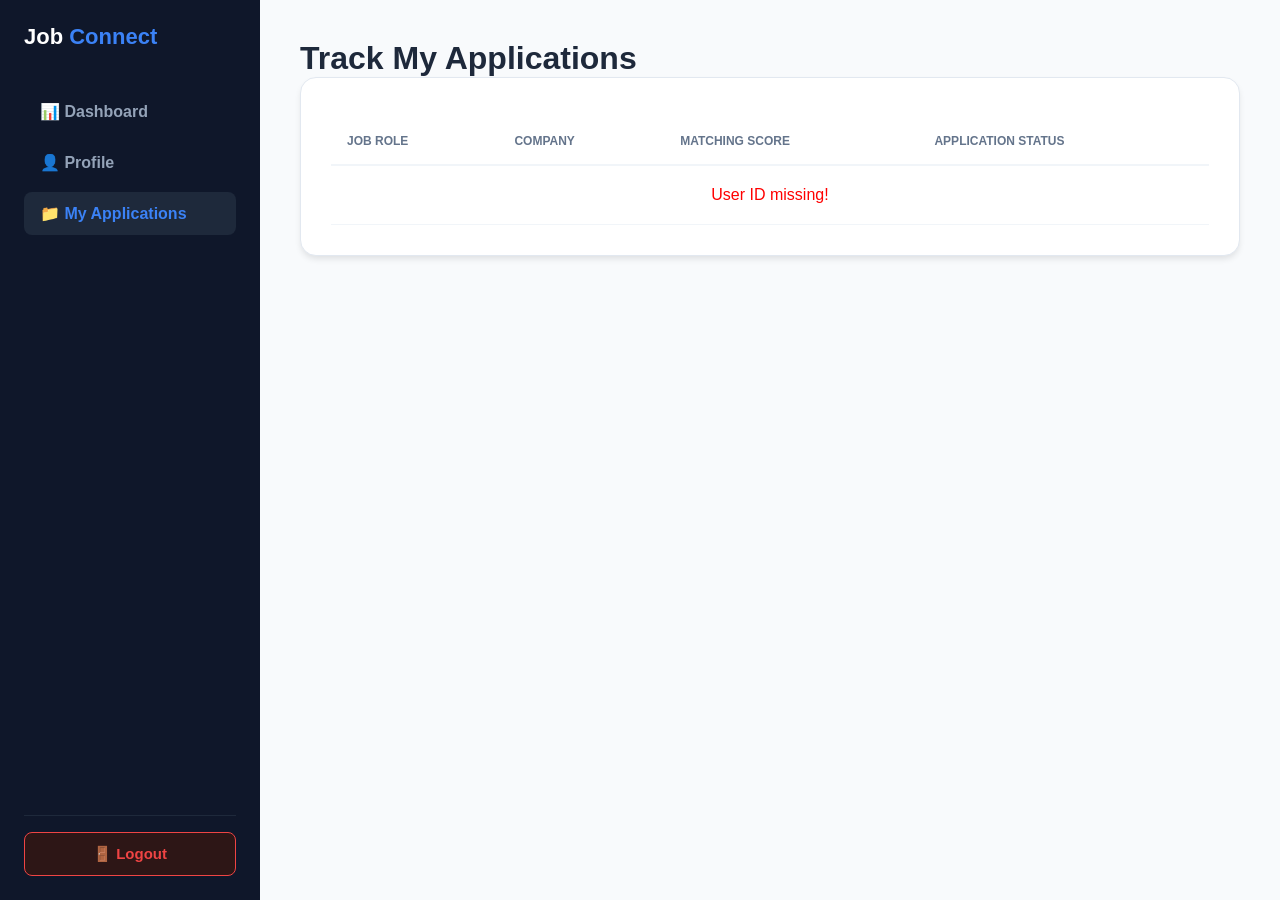
<file: src/main/resources/static/applications.html>
<!DOCTYPE html>
<html lang="en">
<head>
    <meta charset="UTF-8">
    <title>Job Connect - My Applications</title>
    <style>
        * { margin: 0; padding: 0; box-sizing: border-box; font-family: 'Segoe UI', sans-serif; }
        body { background-color: #f8fafc; color: #1e293b; min-height: 100vh; display: flex; }
        
        
        .sidebar { width: 260px; background-color: #0f172a; color: #94a3b8; display: flex; flex-direction: column; padding: 24px; position: fixed; height: 100vh; }
        .sidebar-brand { color: #ffffff; font-size: 22px; font-weight: 800; margin-bottom: 40px; }
        .sidebar-brand span { color: #3b82f6; }
        .nav-list { list-style: none; display: flex; flex-direction: column; gap: 8px; }
        .nav-item a { display: flex; align-items: center; padding: 12px 16px; color: #94a3b8; text-decoration: none; font-weight: 600; border-radius: 8px; }
        .nav-item.active a { background-color: #1e293b; color: #3b82f6; }
        .nav-item a:hover { background-color: #1e293b; color: #3b82f6; }

       
        .main-content { margin-left: 260px; flex: 1; padding: 40px; }
        .card { background: white; padding: 30px; border-radius: 16px; border: 1px solid #e2e8f0; box-shadow: 0 4px 6px -1px rgba(0,0,0,0.1); }
        table { width: 100%; border-collapse: collapse; margin-top: 10px; }
        th { text-align: left; padding: 16px; color: #64748b; font-size: 12px; text-transform: uppercase; border-bottom: 2px solid #f1f5f9; }
        td { padding: 20px 16px; border-bottom: 1px solid #f1f5f9; color: #1e293b; font-weight: 500; }
        .status-badge { padding: 6px 16px; border-radius: 20px; font-size: 12px; font-weight: 700; }
        .Pending { background: #fef3c7; color: #d97706; }
        .Accepted { background: #dcfce7; color: #16a34a; }
        .Rejected { background: #fee2e2; color: #dc2626; }
    </style>
</head>
<body>

    <div class="sidebar">
        <div class="sidebar-brand">Job <span>Connect</span></div>
        <ul class="nav-list">
            <li class="nav-item"><a href="#" id="dashLink">📊 Dashboard</a></li>
            <li class="nav-item"><a href="#" id="profLink">👤 Profile</a></li>
            <li class="nav-item active"><a href="#">📁 My Applications</a></li>
        </ul>
      <div style="border-top: 1px solid #1e293b; padding-top: 16px; margin-top: auto; width: 100%;">
    <button onclick="logoutUser()" style="width: 100%; display: flex; align-items: center; justify-content: center; gap: 10px; padding: 12px 16px; color: #ef4444; background: #2d1616; border: 1px solid #ef4444; font-weight: 700; border-radius: 8px; cursor: pointer; font-size: 15px; transition: all 0.2s;">
        🚪 Logout
    </button>
</div>
    </div>
    </div>

    <div class="main-content">
        <h1>Track My Applications</h1>
        <div class="card">
            <table>
                <thead>
                    <tr>
                        <th>JOB ROLE</th>
                        <th>COMPANY</th>
                        <th>MATCHING SCORE</th>
                        <th>APPLICATION STATUS</th>
                    </tr>
                </thead>
                <tbody id="appTableBody">
                    </tbody>
            </table>
        </div>
    </div>

    <script>
        window.addEventListener('DOMContentLoaded', () => {
            const urlParams = new URLSearchParams(window.location.search);
            const userId = urlParams.get('userId');
            const tbody = document.getElementById('appTableBody');
            
           
            if(userId) {
                document.getElementById('dashLink').href = `dashboard.html?userId=${userId}`;
                document.getElementById('profLink').href = `profile.html?userId=${userId}`;
            }

           
            if (!userId) {
                tbody.innerHTML = '<tr><td colspan="4" style="color:red; text-align:center;">User ID missing!</td></tr>';
                return;
            }

fetch(`/api/users/${userId}/applications`)
                .then(res => res.json())
                .then(apps => {
                    // Filter Saved & Clear Loading
                    const displayApps = apps.filter(app => app.status !== 'Saved');
                    tbody.innerHTML = ''; 
                    
                    if(displayApps.length === 0) {
                        tbody.innerHTML = '<tr><td colspan="4" style="text-align:center;">No applications found.</td></tr>';
                        return;
                    }

                    tbody.innerHTML = displayApps.map(app => `
                        <tr>
                            <td>💼 ${app.jobTitle || 'N/A'}</td>
                            <td>${app.company || 'N/A'}</td>
                            <td style="color:#2563eb; font-weight:bold;">🎯 ${app.matchPercent || 0}%</td>
                            <td><span class="status-badge ${app.status || 'Pending'}">${app.status || 'Pending'}</span></td>
                        </tr>
                    `).join('');
                })
                .catch(err => {
                    console.error("Error:", err);
                    tbody.innerHTML = '<tr><td colspan="4" style="text-align:center; color:red;">Failed to load data.</td></tr>';
                });
        });
        
function logoutUser() {
    localStorage.clear();
    sessionStorage.clear();
    alert("Logged out successfully!");
    window.location.href = "/login.html"; 
}
    </script>
</body>
</html>
</file>
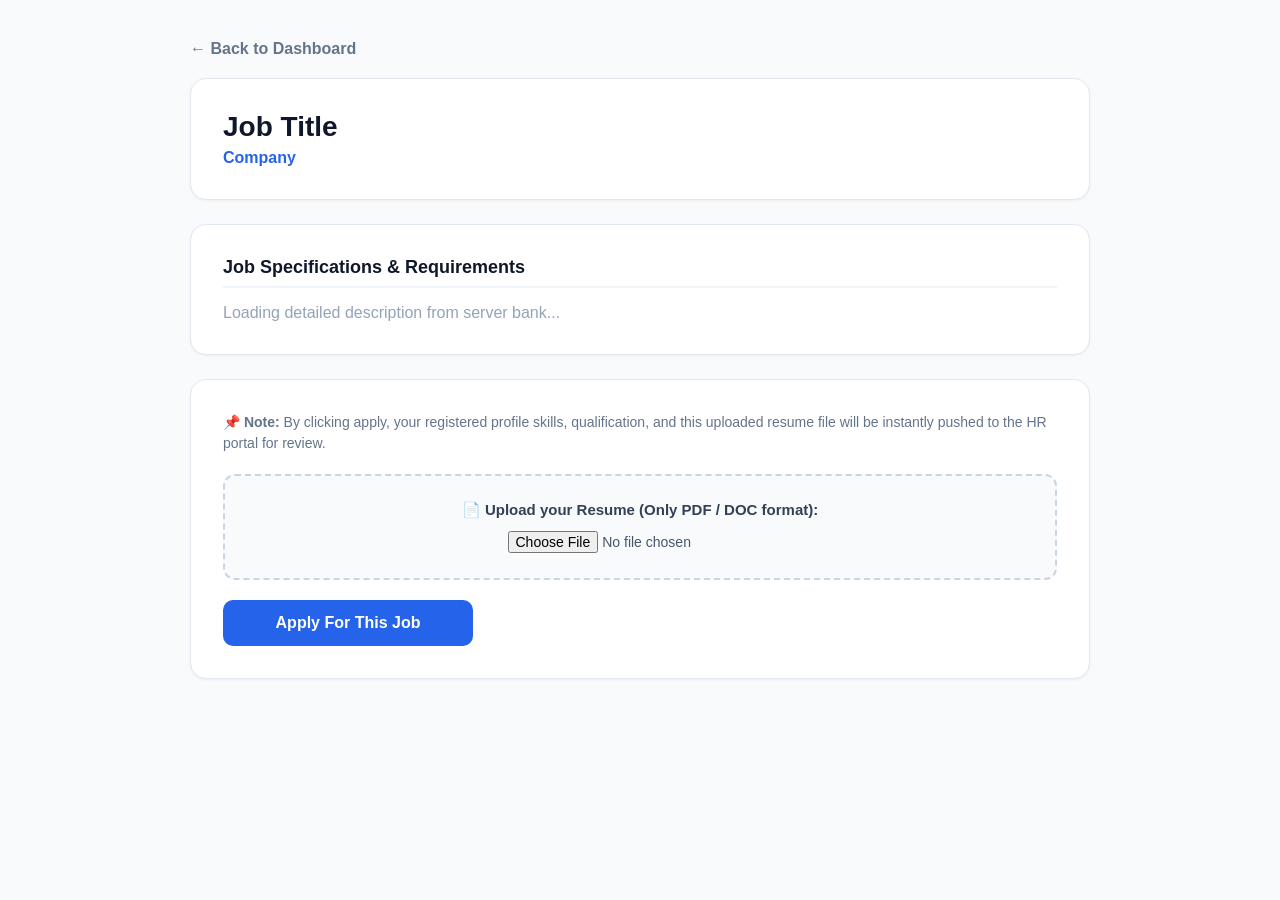
<file: src/main/resources/static/job-details.html>
<!DOCTYPE html>
<html lang="en">
<head>
    <meta charset="UTF-8">
    <meta name="viewport" content="width=device-width, initial-scale=1.0">
    <title>SmartJob - Job Details</title>
    <style>
        * { margin: 0; padding: 0; box-sizing: border-box; font-family: 'Segoe UI', sans-serif; }
        body { background-color: #f8fafc; color: #1e293b; min-height: 100vh; display: flex; justify-content: center; padding: 40px; }
        .main-content { max-width: 900px; width: 100%; }
        
       
        .back-link { color: #64748b; text-decoration: none; font-weight: 600; display: inline-block; margin-bottom: 20px; transition: color 0.2s; }
        .back-link:hover { color: #1e293b; }

        
        .job-header-card, .details-card, .action-bar { background: white; border: 1px solid #e2e8f0; border-radius: 16px; padding: 32px; margin-bottom: 24px; box-shadow: 0 1px 3px rgba(0,0,0,0.05); }
        
        
        .job-header-card h1 { font-size: 28px; font-weight: 800; color: #0f172a; margin-bottom: 6px; }
        .job-header-card p { color: #2563eb; font-size: 16px; font-weight: 600; }
        
       
        .details-card h3 { font-size: 18px; font-weight: 700; color: #0f172a; margin-bottom: 16px; border-bottom: 2px solid #f1f5f9; padding-bottom: 8px; }
        .details-item { margin-bottom: 12px; font-size: 15px; color: #334155; line-height: 1.6; }
        .details-item strong { color: #0f172a; display: inline-block; width: 160px; }
        
        
        .action-info { color: #64748b; font-size: 14px; margin-bottom: 20px; line-height: 1.5; }
        .file-upload-box { margin: 20px 0; padding: 25px; border: 2px dashed #cbd5e1; border-radius: 12px; text-align: center; background: #f8fafc; transition: border-color 0.2s; }
        .file-upload-box:hover { border-color: #94a3b8; }
        .file-upload-box label { font-weight: 600; color: #334155; font-size: 15px; cursor: pointer; }
        .file-upload-box input[type="file"] { margin-top: 12px; font-size: 14px; color: #475569; }
        
       
        .btn-submit-app { padding: 14px 32px; background: #2563eb; color: white; border: none; border-radius: 10px; font-weight: 700; cursor: pointer; font-size: 16px; transition: background 0.2s, transform 0.1s; width: 100%; max-width: 250px; }
        .btn-submit-app:hover { background: #1d4ed8; }
        .btn-submit-app:active { transform: scale(0.98); }
    </style>
</head>
<body>

    <div class="main-content">
        <a href="#" id="topBackBtn" class="back-link">← Back to Dashboard</a>
        
        <div class="job-header-card">
            <h1 id="jobTitle">Job Title Loading...</h1>
            <p id="companyName">Company Name Loading...</p>
        </div>

        <div class="details-card">
            <h3>Job Specifications & Requirements</h3>
            <div id="jobDesc">
                <p style="color: #94a3b8;">Loading detailed description from server bank...</p>
            </div>
        </div>

        <div class="action-bar">
            <div class="action-info">
                📌 <strong>Note:</strong> By clicking apply, your registered profile skills, qualification, and this uploaded resume file will be instantly pushed to the HR portal for review.
            </div>
            
            <form action="/api/users/apply" method="POST" enctype="multipart/form-data">
                <input type="hidden" name="userId" id="formUserId">
                <input type="hidden" name="jobTitle" id="formJobTitle">
                <input type="hidden" name="company" id="formCompany">
                <input type="hidden" name="matchPercent" id="formMatchPercent">
<input type="hidden" name="salary" id="formSalary" value="Best in Industry">
    <input type="hidden" name="experience" id="formExperience" value="Fresher">
                <div class="file-upload-box">
                    <label for="resumeFile">📄 Upload your Resume (Only PDF / DOC format):</label><br>
                    <input type="file" id="resumeFile" name="resumeFile" accept=".pdf,.doc,.docx" required>
                </div>
                
                <button type="submit" class="btn-submit-app">Apply For This Job</button>
            </form>
        </div>
    </div>

    <script>
        window.addEventListener('DOMContentLoaded', () => {
           
            const urlParams = new URLSearchParams(window.location.search);
            const userId = urlParams.get('userId');
            const encodedTitle = urlParams.get('jobTitle');
            const encodedCompany = urlParams.get('company');
            const matchPercent = urlParams.get('match') || '0';

           
            const decodedTitle = decodeURIComponent(encodedTitle || 'Job Title');
            const decodedCompany = decodeURIComponent(encodedCompany || 'Company');

            
            document.getElementById('jobTitle').textContent = decodedTitle;
            document.getElementById('companyName').textContent = decodedCompany;

           
            document.getElementById('topBackBtn').href = `/dashboard.html?userId=${userId}`;
            document.getElementById('formUserId').value = userId;
            document.getElementById('formJobTitle').value = decodedTitle;
            document.getElementById('formCompany').value = decodedCompany;
            document.getElementById('formMatchPercent').value = matchPercent;

            
            if (userId && encodedTitle) {
                fetch(`/api/users/${userId}/recommendations`)
                    .then(res => res.json())
                    .then(jobs => {
                       
                        const targetJob = jobs.find(j => j.title.trim().toLowerCase() === decodedTitle.trim().toLowerCase());
                        
                        if (targetJob) {
                           
                            let detailedTemplate = `
                                <div class="details-item"><strong>🎯 Role Summary:</strong> ${targetJob.description || 'Build enterprise-grade systems.'}</div>
                                <div class="details-item"><strong>🛠️ Required Skills:</strong> ${targetJob.reqSkills || 'N/A'}</div>
                                <div class="details-item"><strong>🎓 Qualification:</strong> ${targetJob.qualification || 'Any Graduate'}</div>
                                <div class="details-item"><strong>💼 Experience Needed:</strong> ${targetJob.experience || 'Fresher'}</div>
                                <div class="details-item"><strong>💰 Offered Salary:</strong> ${targetJob.salary || 'Not Disclosed'}</div>
                            `;
                            
                            document.getElementById('jobDesc').innerHTML = detailedTemplate;
                            document.getElementById('formMatchPercent').value = targetJob.matchPercent;
                        } else {
                            
                            document.getElementById('jobDesc').innerHTML = `
                                <div class="details-item"><strong>🎯 Role Summary:</strong> Technical engineering execution for ${decodedTitle}.</div>
                                <div class="details-item"><strong>🛠️ Required Skills:</strong> Software Development Fundamentals</div>
                                <div class="details-item"><strong>🎓 Qualification:</strong> Technical Graduate</div>
                                <div class="details-item"><strong>💼 Experience Needed:</strong> Entry Level</div>
                                <div class="details-item"><strong>💰 Offered Salary:</strong> As per company norms</div>
                            `;
                        }
                    })
                    .catch(err => {
                        console.error("Error fetching live job specs:", err);
                        document.getElementById('jobDesc').textContent = "Failed to synchronize detailed requirements from server bank.";
                    });
            }
        });
    </script>
</body>
</html>
</file>
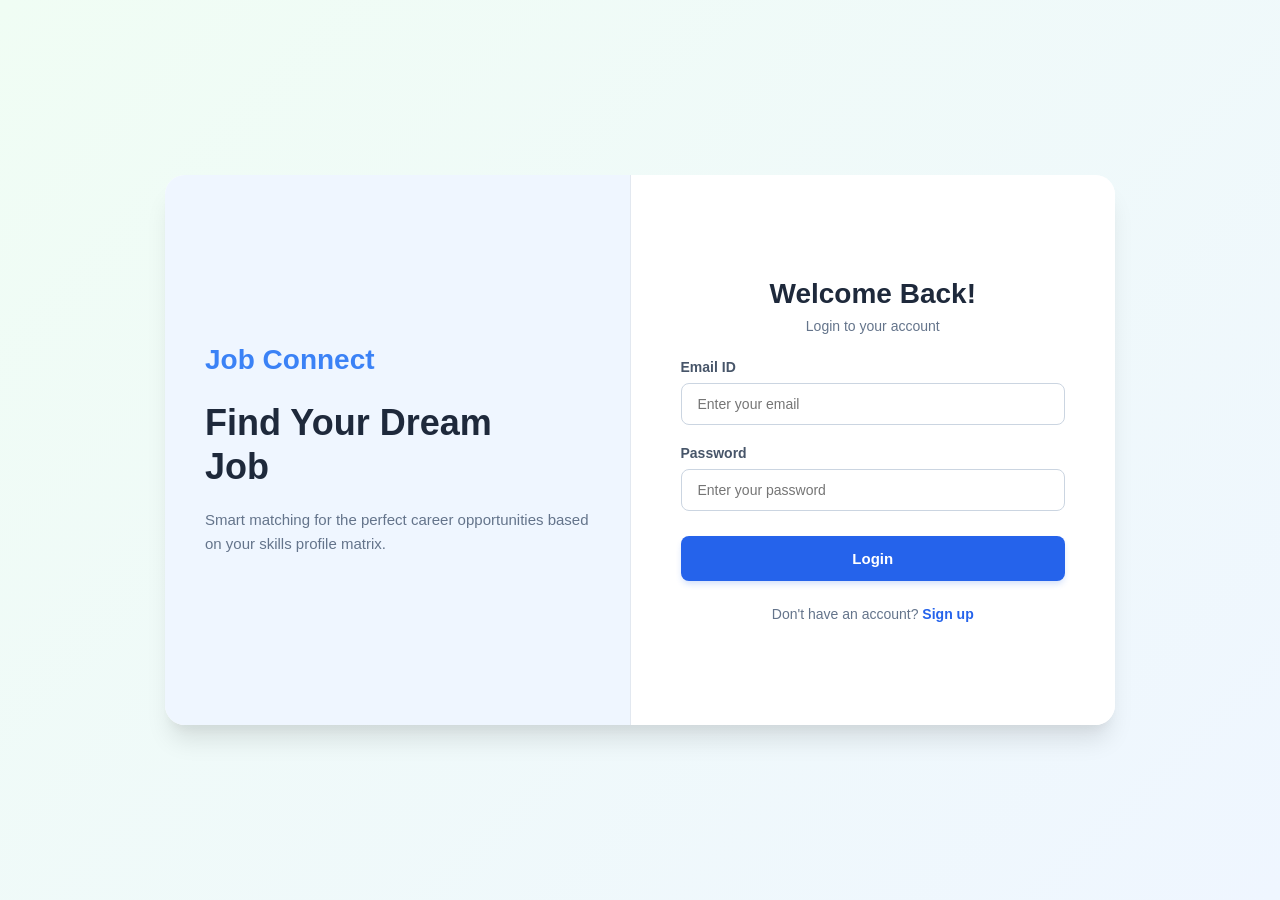
<file: src/main/resources/static/login.html>
<!DOCTYPE html>
<html lang="en">
<head>
    <meta charset="UTF-8">
    <meta name="viewport" content="width=device-width, initial-scale=1.0">
    <title>SmartJob - Login / Signup</title>
    <style>
        * { margin: 0; padding: 0; box-sizing: border-box; font-family: 'Segoe UI', sans-serif; }
        body { background: linear-gradient(135deg, #f0fdf4 0%, #eff6ff 100%); min-height: 100vh; display: flex; justify-content: center; align-items: center; padding: 20px; }
        
       
        .auth-container { background-color: #ffffff; border-radius: 20px; box-shadow: 0 20px 25px -5px rgba(0,0,0,0.1), 0 10px 10px -5px rgba(0,0,0,0.04); display: flex; width: 100%; max-width: 950px; min-height: 550px; overflow: hidden; }
        
       
        .auth-sidebar { flex: 1; background-color: #eff6ff; padding: 50px 40px; display: flex; flex-direction: column; justify-content: center; border-right: 1px solid #e2e8f0; }
        .auth-sidebar h2 { color: #3b82f6; font-size: 28px; font-weight: 800; margin-bottom: 25px; }
        .auth-sidebar h1 { font-size: 36px; font-weight: 800; color: #1e293b; line-height: 1.2; margin-bottom: 20px; }
        .auth-sidebar h1 span { color: #2563eb; }
        .auth-sidebar p { color: #64748b; font-size: 15px; line-height: 1.6; }
        
        
        .auth-form-section { flex: 1; padding: 50px 50px; display: flex; flex-direction: column; justify-content: center; background-color: #ffffff; }
        
        
        .form-header h2 { font-size: 28px; font-weight: 800; color: #1e293b; margin-bottom: 8px; text-align: center; }
        .form-header p { font-size: 14px; color: #64748b; margin-bottom: 25px; text-align: center; }
        
        
        .form-group { margin-bottom: 20px; display: flex; flex-direction: column; gap: 8px; text-align: left; }
        .form-group label { font-size: 14px; font-weight: 600; color: #475569; }
        .form-group input { width: 100%; padding: 12px 16px; border: 1px solid #cbd5e1; border-radius: 8px; font-size: 14px; transition: border-color 0.2s; outline: none; }
        .form-group input:focus { border-color: #2563eb; box-shadow: 0 0 0 3px rgba(37, 99, 235, 0.1); }
        

        .inline-alert { display: none; padding: 12px 16px; border-radius: 8px; font-size: 14px; font-weight: 600; margin-bottom: 20px; text-align: center; line-height: 1.4; }
        .alert-error { background-color: #fef2f2; color: #dc2626; border: 1px solid #fee2e2; }
        .alert-success { background-color: #f0fdf4; color: #16a34a; border: 1px solid #dcfce7; }
        
        
        .btn-submit { width: 100%; padding: 14px; background-color: #2563eb; color: #ffffff; border: none; border-radius: 8px; font-size: 15px; font-weight: 700; cursor: pointer; transition: background 0.2s; margin-top: 5px; box-shadow: 0 4px 6px -1px rgba(37, 99, 235, 0.2); }
        .btn-submit:hover { background-color: #1d4ed8; }
        
        
        .form-footer { margin-top: 25px; text-align: center; font-size: 14px; color: #64748b; }
        .form-footer a { color: #2563eb; text-decoration: none; font-weight: 600; cursor: pointer; }
        .form-footer a:hover { text-decoration: underline; }
    </style>
</head>
<body>

    <div class="auth-container">
        
        <div class="auth-sidebar">
            <h2>Job Connect</h2>
            <h1>Find Your Dream<br>Job </span></h1>
            <p>Smart matching for the perfect career opportunities based on your skills profile matrix.</p>
        </div>
        
        <div class="auth-form-section">
            
            <div id="statusAlert" class="inline-alert"></div>
            
            <div id="loginFormBlock" style="display: block;">
                <div class="form-header">
                    <h2>Welcome Back!</h2>
                    <p>Login to your account</p>
                </div>
                
                <form action="/api/users/form-login" method="POST">
                    <div class="form-group">
                        <label>Email ID</label>
                        <input type="email" name="email" placeholder="Enter your email" required>
                    </div>
                    <div class="form-group">
                        <label>Password</label>
                        <input type="password" name="password" placeholder="Enter your password" required>
                    </div>
                    <button type="submit" class="btn-submit">Login</button>
                </form>
                
                <div class="form-footer">
                    Don't have an account? <a onclick="switchToSignup()">Sign up</a>
                </div>
            </div>
            
            <div id="signupFormBlock" style="display: none;">
                <div class="form-header">
                    <h2>Create Account</h2>
                    <p>Get started with Job Connect</p>
                </div>
                
                <form action="/api/users/form-signup" method="POST">
                    <div class="form-group">
                        <label>Full Name</label>
                        <input type="text" name="fullName" placeholder="Enter your full name" required>
                    </div>
                    <div class="form-group">
                        <label>Email ID</label>
                        <input type="email" name="email" placeholder="Enter your email" required>
                    </div>
                    <div class="form-group">
                        <label>Password</label>
                        <input type="password" name="password" placeholder="Enter your password" required>
                    </div>
                    <button type="submit" class="btn-submit">Sign Up</button>
                </form>
                
                <div class="form-footer">
                    Already have an account? <a onclick="switchToLogin()">Login</a>
                </div>
            </div>

        </div>
    </div>

 <script>
        const alertBox = document.getElementById('statusAlert');

        function showSignupView() {
            document.getElementById('loginFormBlock').style.display = 'none';
            document.getElementById('signupFormBlock').style.display = 'block';
        }

        function showLoginView() {
            document.getElementById('loginFormBlock').style.display = 'block';
            document.getElementById('signupFormBlock').style.display = 'none';
        }

        function switchToSignup() {
            alertBox.style.display = 'none';
            showSignupView();
        }

        function switchToLogin() {
            alertBox.style.display = 'none';
            showLoginView();
        }

        
        function checkAdminLogin(event) {
           
            const emailInput = document.querySelector('input[name="email"]').value;
            const passwordInput = document.querySelector('input[name="password"]').value;

            
            if (emailInput === "admin@gmail.com" && passwordInput === "admin123") {
                event.preventDefault(); 
                window.location.href = "/admin.html";
                return false;
            }
            return true; 
        }

        window.addEventListener('DOMContentLoaded', () => {
            
            const loginForm = document.querySelector('#loginFormBlock form');
            if (loginForm) {
                loginForm.addEventListener('submit', checkAdminLogin);
            }

            const urlParams = new URLSearchParams(window.location.search);
            const errorParam = urlParams.get('error');
            const successParam = urlParams.get('success');
            
            if (errorParam === 'exists') {
                alertBox.textContent = "⚠️ This Email ID is already registered! Please use another email or Login.";
                alertBox.className = "inline-alert alert-error";
                alertBox.style.display = "block";
                showSignupView();
                return;
            }
            
            if (errorParam === 'invalid') {
                alertBox.textContent = "❌ Invalid Email ID or Password! Please try again.";
                alertBox.className = "inline-alert alert-error";
                alertBox.style.display = "block";
                showLoginView();
                return;
            }

            if (successParam === 'registered') {
                alertBox.textContent = "✅ Account created successfully! Please Login to continue.";
                alertBox.className = "inline-alert alert-success";
                alertBox.style.display = "block";
                showLoginView();
                return;
            }

            if (urlParams.get('mode') === 'signup') {
                showSignupView();
            } else {
                showLoginView();
            }
        });
    </script>
</body>
</html>
</file>
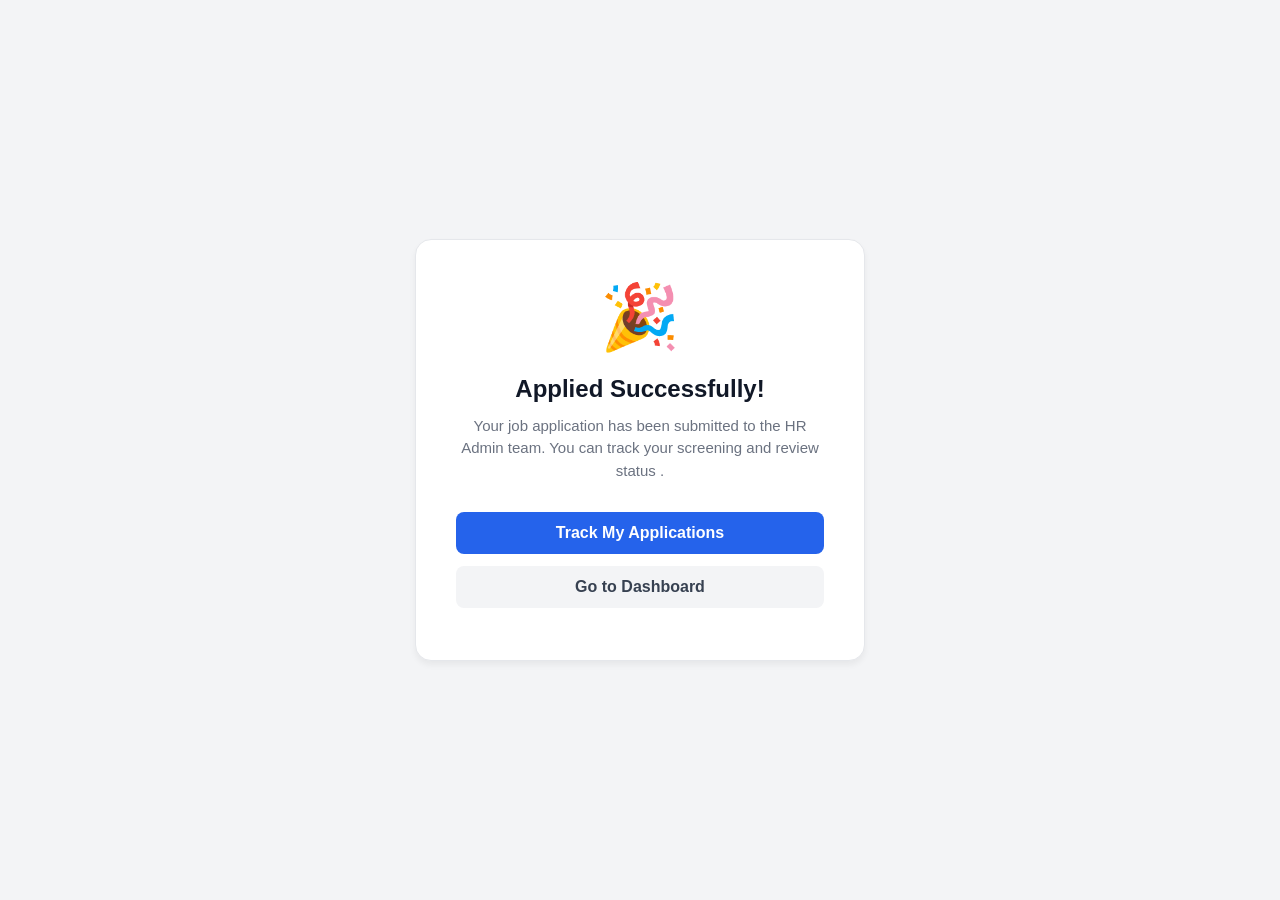
<file: src/main/resources/static/success.html>
<!DOCTYPE html>
<html lang="en">
<head>
    <meta charset="UTF-8">
    <meta name="viewport" content="width=device-width, initial-scale=1.0">
    <title>Application Success</title>
    <style>
        * { margin: 0; padding: 0; box-sizing: border-box; font-family: 'Segoe UI', sans-serif; }
        body { display: flex; justify-content: center; align-items: center; min-height: 100vh; background-color: #f3f4f6; padding: 20px; }
        .success-card { background: white; padding: 40px; border-radius: 16px; box-shadow: 0 4px 6px rgba(0,0,0,0.05); text-align: center; max-width: 450px; width: 100%; border: 1px solid #e5e7eb; }
        .icon { font-size: 64px; color: #10b981; margin-bottom: 20px; }
        h1 { font-size: 24px; color: #111827; margin-bottom: 12px; font-weight: 700; }
        p { color: #6b7280; font-size: 15px; margin-bottom: 30px; line-height: 1.5; }
        .btn { display: block; width: 100%; padding: 12px; background-color: #2563eb; color: white; text-decoration: none; border-radius: 8px; font-weight: 600; margin-bottom: 12px; transition: background 0.2s; }
        .btn:hover { background-color: #1d4ed8; }
        .btn-secondary { background-color: #f3f4f6; color: #374151; }
        .btn-secondary:hover { background-color: #e5e7eb; }
    </style>
</head>
<body>

    <div class="success-card">
        <div class="icon">🎉</div>
        <h1>Applied Successfully!</h1>
        <p>Your job application has been submitted to the HR Admin team. You can track your screening and review status .</p>
        
        <a href="#" id="trackBtn" class="btn">Track My Applications</a>
        <a href="#" id="dashBtn" class="btn btn-secondary">Go to Dashboard</a>
    </div>

    <script>
        window.addEventListener('DOMContentLoaded', () => {
            
            const urlParams = new URLSearchParams(window.location.search);
            const userId = urlParams.get('userId');
            
            if (userId) {
                
                document.getElementById('trackBtn').href = `/applications.html?userId=${userId}`;
                document.getElementById('dashBtn').href = `/dashboard.html?userId=${userId}`;
            } else {
                console.error("User ID missing in success page URL!");
               
                document.getElementById('trackBtn').href = "/login.html";
                document.getElementById('dashBtn').href = "/login.html";
            }
        });
    </script>
</body>
</html>
</file>
